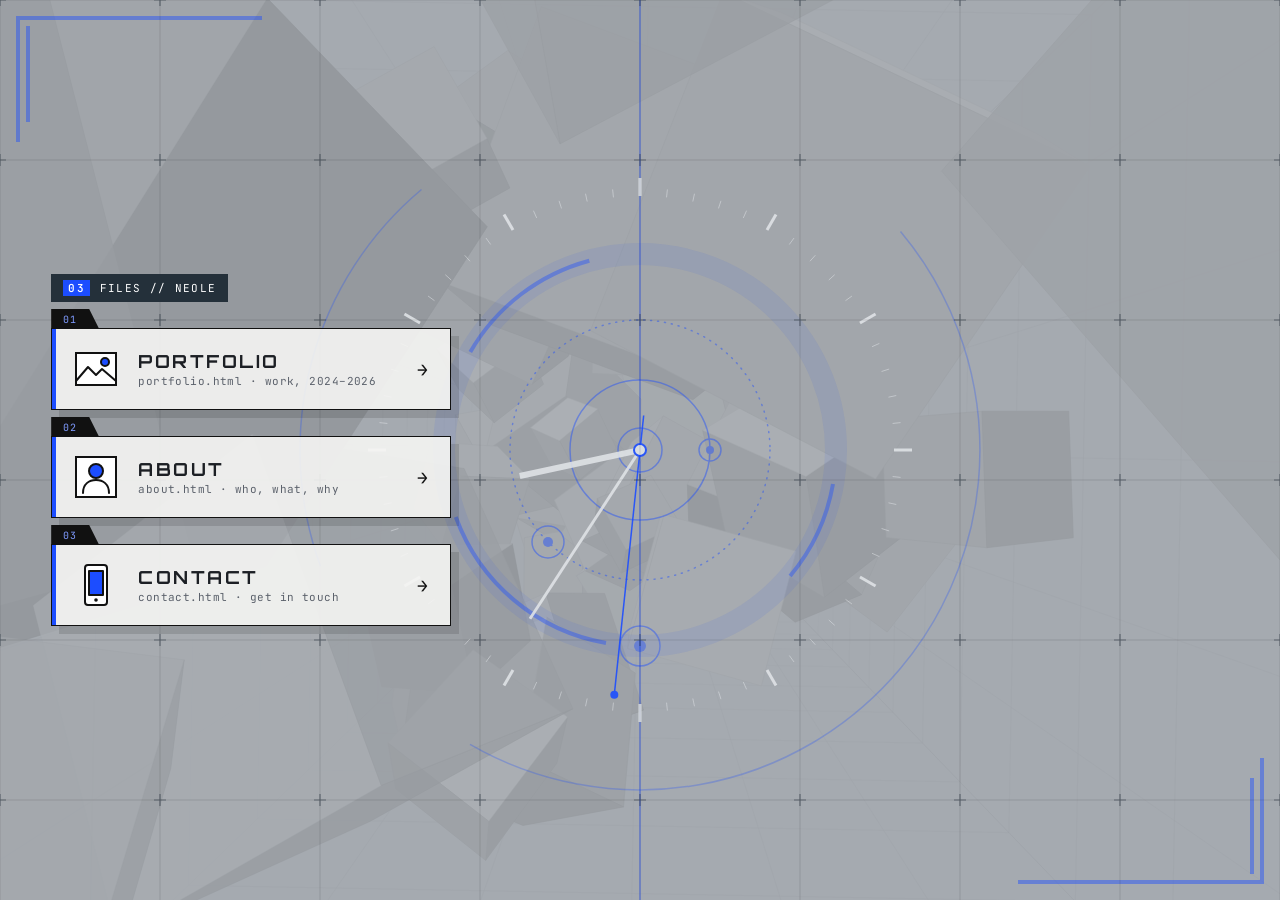
<file: index.html>
<!DOCTYPE html>
<html lang="en">
<head>
  <meta charset="UTF-8"/>
  <meta name="viewport" content="width=device-width, initial-scale=1.0"/>
  <title>Neole</title>
  <link rel="preconnect" href="https://fonts.googleapis.com">
  <link rel="preconnect" href="https://fonts.gstatic.com" crossorigin>
  <link href="https://fonts.googleapis.com/css2?family=Orbitron:wght@700;900&family=Rajdhani:wght@500;600;700&family=JetBrains+Mono:wght@400;600&display=swap" rel="stylesheet">
  <style>
    *, *::before, *::after { box-sizing: border-box; margin: 0; padding: 0; }
    html, body { width: 100%; height: 100%; overflow: hidden; font-family: 'Rajdhani', sans-serif; color: #1c1f24; }

    :root { --accent: #1c4dff; --accent-light: #7f9bff; --ink: #1c1f24; --slate: #24303a; --pale: #dfe2e6; }

    #main-root { width: 100vw; height: 100vh; position: relative; overflow: hidden; background: #a5aab0; }

    #tunnel { position: absolute; inset: 0; width: 100%; height: 100%; display: block; opacity: 0.18; }
    #grid {
      position: absolute; inset: 0; pointer-events: none;
      background: url("data:image/svg+xml,%3Csvg xmlns='http://www.w3.org/2000/svg' width='160' height='160'%3E%3Cpath d='M80 0V160M0 80H160' stroke='%23000000' stroke-opacity='0.11' stroke-width='1'/%3E%3Cpath d='M74 80H86M80 74V86' stroke='%2324303a' stroke-opacity='0.55' stroke-width='1.2'/%3E%3C/svg%3E") -80px -80px / 160px 160px;
    }

    #hud { position: absolute; inset: 0; width: 100%; height: 100%; overflow: visible; pointer-events: none; }
    .deco { opacity: 0.45; }
    .b, .t, .k, .band, .dots { fill: none; stroke: var(--accent); }
    .b { stroke-width: 4; stroke-linecap: square; }
    .t { stroke-width: 1.5; }
    .k { stroke-width: 4; }
    .faint { opacity: 0.6; }
    .band { stroke-width: 22; stroke-opacity: 0.18; }
    .dots { stroke-width: 1.5; stroke-dasharray: 1 6; stroke-linecap: round; }
    .dot { fill: var(--accent); }
    .clock { opacity: 0.9; }
    .mt, .ht { stroke: var(--pale); }
    .mt { stroke-width: 1; opacity: 0.6; }
    .ht { stroke-width: 3; }
    .hand { stroke: var(--pale); stroke-linecap: square; }
    .hh { stroke-width: 6; }
    .mh { stroke-width: 3; }
    .sh { stroke: var(--accent); stroke-width: 1.5; }
    .hub { fill: var(--pale); stroke: var(--accent); stroke-width: 2; }
    .spin { transform-box: view-box; transform-origin: 0 0; animation: spin 90s linear infinite; }
    .s1 { animation-duration: 40s; }
    .s2 { animation-duration: 70s; animation-direction: reverse; }
    @keyframes spin { to { transform: rotate(360deg); } }

    #files {
      position: absolute; z-index: 20; left: clamp(20px, 4vw, 64px); top: 50%;
      transform: translateY(-50%);
      display: flex; flex-direction: column; gap: 26px;
    }
    .files-head {
      display: inline-flex; align-items: center; gap: 10px; align-self: flex-start;
      padding: 6px 12px; background: var(--slate); color: #fff;
      font-family: 'JetBrains Mono', monospace; font-size: 11px; letter-spacing: 0.12em;
    }
    .files-head b { background: var(--accent); color: #fff; padding: 1px 5px; font-weight: 600; }
    .file {
      position: relative; display: grid; grid-template-columns: 54px 1fr auto; align-items: center; gap: 16px;
      width: min(400px, 78vw); height: 82px; padding: 0 22px 0 16px;
      background: rgba(246, 246, 243, 0.9); border: 1px solid #111;
      box-shadow: 8px 8px 0 rgba(0,0,0,0.12);
      color: var(--ink); text-decoration: none;
      transition: transform 0.18s ease-out, box-shadow 0.18s, background 0.18s;
    }
    .file::before {
      content: attr(data-tab); position: absolute; left: -1px; top: -20px; height: 20px;
      padding: 0 22px 0 12px; display: flex; align-items: center;
      background: #111; color: var(--accent-light);
      font-family: 'JetBrains Mono', monospace; font-size: 10px; letter-spacing: 0.1em;
      clip-path: polygon(0 0, calc(100% - 10px) 0, 100% 100%, 0 100%);
    }
    .file::after {
      content: ""; position: absolute; left: 0; top: 0; bottom: 0; width: 4px; background: var(--accent);
      transition: width 0.18s ease-out;
    }
    .file:hover, .file:focus-visible {
      transform: translateX(14px); background: #fff; box-shadow: 12px 12px 0 rgba(0,0,0,0.16); outline: none;
    }
    .file:hover::after, .file:focus-visible::after { width: 10px; }

    .icon { width: 44px; height: 44px; margin-left: 6px; display: block; }
    .icon .frame { fill: #fff; stroke: #111; stroke-width: 2; }
    .icon .line { fill: none; stroke: #111; stroke-width: 2; stroke-linejoin: round; stroke-linecap: round; }
    .icon .fill { fill: var(--accent); stroke: #111; stroke-width: 2; stroke-linejoin: round; }
    .icon .ink { fill: #111; }

    .name { display: flex; flex-direction: column; gap: 2px; min-width: 0; }
    .name strong { font-family: 'Orbitron', sans-serif; font-size: 18px; font-weight: 700; letter-spacing: 0.14em; }
    .name span { font-family: 'JetBrains Mono', monospace; font-size: 11px; color: #5b616b; letter-spacing: 0.04em; }
    .arrow { font-family: 'JetBrains Mono', monospace; font-size: 18px; color: #111; transition: transform 0.18s; }
    .file:hover .arrow { transform: translateX(4px); }

    @media (prefers-reduced-motion: reduce) { .spin { animation: none; } }
  </style>
</head>
<body>
  <div id="main-root">
    <canvas id="tunnel" aria-hidden="true"></canvas>
    <svg id="hud" aria-hidden="true"></svg>
    <div id="grid"></div>

    <nav id="files" aria-label="Pages">
      <div class="files-head"><b>03</b> FILES // NEOLE</div>

      <a class="file" href="./portfolio.html" data-tab="01">
        <svg class="icon" viewBox="0 0 44 44" aria-hidden="true">
          <rect class="frame" x="2" y="6" width="40" height="32" />
          <circle class="fill" cx="31" cy="15" r="4" />
          <path class="line" d="M2 34 L14 20 L22 28 L28 22 L42 34" />
        </svg>
        <span class="name"><strong>PORTFOLIO</strong><span>portfolio.html · work, 2024–2026</span></span>
        <span class="arrow" aria-hidden="true">→</span>
      </a>

      <a class="file" href="./about.html" data-tab="02">
        <svg class="icon" viewBox="0 0 44 44" aria-hidden="true">
          <rect class="frame" x="2" y="2" width="40" height="40" />
          <circle class="fill" cx="22" cy="16" r="7" />
          <path class="line" d="M9 38 C9 29 15 25 22 25 C29 25 35 29 35 38" />
        </svg>
        <span class="name"><strong>ABOUT</strong><span>about.html · who, what, why</span></span>
        <span class="arrow" aria-hidden="true">→</span>
      </a>

      <a class="file" href="./contact.html" data-tab="03">
        <svg class="icon" viewBox="0 0 44 44" aria-hidden="true">
          <rect class="frame" x="11" y="2" width="22" height="40" rx="3" />
          <rect class="fill" x="15" y="8" width="14" height="24" />
          <circle class="ink" cx="22" cy="37" r="1.8" />
        </svg>
        <span class="name"><strong>CONTACT</strong><span>contact.html · get in touch</span></span>
        <span class="arrow" aria-hidden="true">→</span>
      </a>
    </nav>
  </div>

  <script type="module">
    import { initCubeField } from './src/cubefield.js';

    initCubeField(document.getElementById('main-root'), document.getElementById('tunnel'));

    const NS = 'http://www.w3.org/2000/svg';
    const hud = document.getElementById('hud');
    const el = (tag, attrs, parent) => {
      const n = document.createElementNS(NS, tag);
      for (const k in attrs) n.setAttribute(k, attrs[k]);
      parent.append(n);
      return n;
    };
    const arc = (r, a0, a1) => {
      const p = (a) => [Math.cos(a * Math.PI / 180) * r, Math.sin(a * Math.PI / 180) * r];
      const [x0, y0] = p(a0), [x1, y1] = p(a1);
      return `M${x0.toFixed(1)} ${y0.toFixed(1)} A${r} ${r} 0 ${a1 - a0 > 180 ? 1 : 0} 1 ${x1.toFixed(1)} ${y1.toFixed(1)}`;
    };
    const polar = (deg, r) => ({ x: Math.sin(deg * Math.PI / 180) * r, y: -Math.cos(deg * Math.PI / 180) * r });

    const frame = el('g', { class: 'deco' }, hud);
    el('path', { class: 'b', d: 'M18 140 V18 H260' }, frame);
    el('line', { class: 'b', x1: 28, y1: 28, x2: 28, y2: 120 }, frame);
    const br = el('svg', { x: '100%', y: '100%', overflow: 'visible' }, frame);
    el('path', { class: 'b', d: 'M-18 -140 V-18 H-260' }, br);
    el('line', { class: 'b', x1: -28, y1: -28, x2: -28, y2: -120 }, br);
    el('line', { class: 't', x1: '50%', y1: 0, x2: '50%', y2: '100%' }, frame);

    const centre = el('svg', { x: '50%', y: '50%', overflow: 'visible' }, hud);
    const orr = el('g', { class: 'deco' }, centre);
    el('circle', { class: 't', r: 22 }, orr);
    let g = el('g', { class: 'spin s1' }, orr);
    el('circle', { class: 't', r: 70 }, g);
    el('circle', { class: 'dot', cx: 70, cy: 0, r: 4 }, g);
    el('circle', { class: 't', cx: 70, cy: 0, r: 11 }, g);
    g = el('g', { class: 'spin s2' }, orr);
    el('circle', { class: 'dots', r: 130 }, g);
    el('circle', { class: 't', cx: -92, cy: 92, r: 16 }, g);
    el('circle', { class: 'dot', cx: -92, cy: 92, r: 5 }, g);
    g = el('g', { class: 'spin' }, orr);
    el('circle', { class: 'band', r: 196 }, g);
    for (const [a, b] of [[-150, -105], [10, 40], [100, 160]]) el('path', { class: 'k', d: arc(196, a, b) }, g);
    el('circle', { class: 't', cx: 0, cy: 196, r: 20 }, g);
    el('circle', { class: 'dot', cx: 0, cy: 196, r: 6 }, g);
    el('path', { class: 't faint', d: arc(340, -40, 120) }, orr);
    el('path', { class: 't faint', d: arc(340, 160, 230) }, orr);

    const clock = el('g', { class: 'clock' }, centre);
    for (let i = 0; i < 60; i++) {
      const a = polar(i * 6, 254), b = polar(i * 6, i % 5 ? 262 : 272);
      el('line', { class: i % 5 ? 'mt' : 'ht', x1: a.x, y1: a.y, x2: b.x, y2: b.y }, clock);
    }
    const hh = el('line', { class: 'hand hh', x1: 0, y1: 0 }, clock);
    const mh = el('line', { class: 'hand mh', x1: 0, y1: 0 }, clock);
    const sh = el('line', { class: 'hand sh' }, clock);
    const sd = el('circle', { class: 'dot', r: 4 }, clock);
    el('circle', { class: 'hub', r: 6 }, clock);

    const set = (n, a) => { for (const k in a) n.setAttribute(k, a[k].toFixed ? a[k].toFixed(1) : a[k]); };
    function tick() {
      const now = new Date();
      const s = now.getSeconds(), m = now.getMinutes() + s / 60, h = (now.getHours() % 12) + m / 60;
      const H = polar(h * 30, 120), M = polar(m * 6, 200), S = polar(s * 6, 246), T = polar(s * 6 + 180, 34);
      set(hh, { x2: H.x, y2: H.y });
      set(mh, { x2: M.x, y2: M.y });
      set(sh, { x1: T.x, y1: T.y, x2: S.x, y2: S.y });
      set(sd, { cx: S.x, cy: S.y });
    }
    tick();
    setInterval(tick, 1000);
  </script>
</body>
</html>
</file>
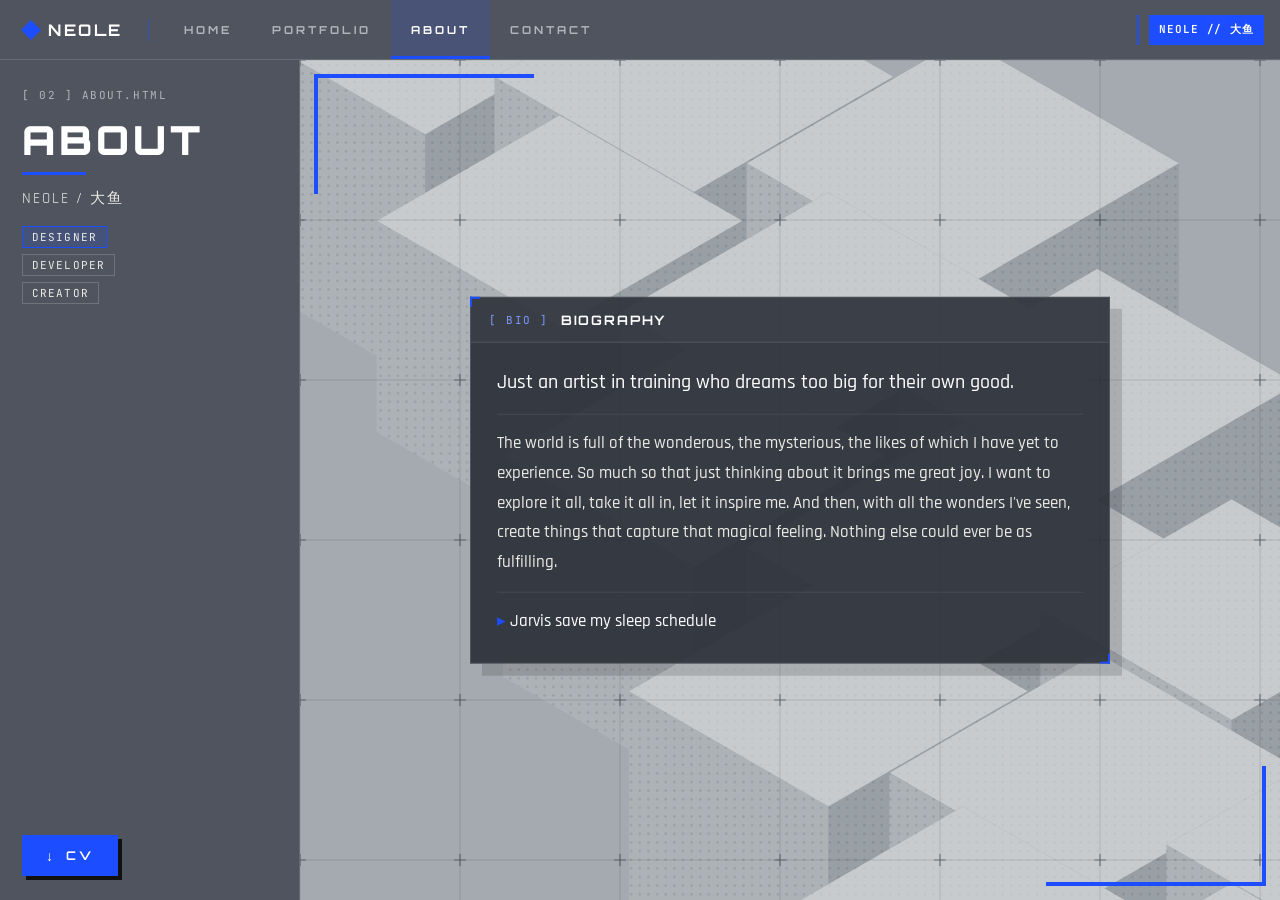
<file: about.html>
<!DOCTYPE html>
<html lang="en">
<head>
  <meta charset="UTF-8"/>
  <meta name="viewport" content="width=device-width, initial-scale=1.0"/>
  <title>About</title>
  <link rel="preconnect" href="https://fonts.googleapis.com">
  <link rel="preconnect" href="https://fonts.gstatic.com" crossorigin>
  <link href="https://fonts.googleapis.com/css2?family=Orbitron:wght@700;900&family=Rajdhani:wght@400;500;600;700&family=JetBrains+Mono:wght@400;600&display=swap" rel="stylesheet">
  <style>
    *, *::before, *::after { box-sizing: border-box; margin: 0; padding: 0; }
    html, body { width: 100%; height: 100%; overflow: hidden; font-family: 'Rajdhani', sans-serif; }

    :root {
      --accent: #1c4dff;
      --accent-soft: rgba(28, 77, 255, 0.16);
      --chrome: #4f545e;
      --work: #a5aab0;
      --pane: rgba(46, 50, 59, 0.94);
      --line: rgba(255, 255, 255, 0.13);
      --text: #ebebe6;
      --muted: #b2b5bb;
      --mx: 0; --my: 0;
    }

    #about-root { width: 100vw; height: 100vh; display: flex; flex-direction: column; background: var(--work); color: var(--text); }

    #header {
      position: relative; z-index: 20; flex-shrink: 0;
      display: flex; align-items: center; gap: 14px; height: 60px; padding: 0 16px 0 12px;
      background: var(--chrome); border-bottom: 1px solid var(--line);
    }
    .brand {
      display: flex; align-items: center; gap: 10px; padding: 0 12px; height: 44px;
      font-family: 'Orbitron', sans-serif; font-size: 16px; font-weight: 700; letter-spacing: 0.16em; color: #fff;
    }
    .brand i { width: 14px; height: 14px; background: var(--accent); transform: rotate(45deg); display: block; }
    .divider-v { width: 1px; height: 22px; background: rgba(28, 77, 255, 0.6); }
    nav.tabs { display: flex; align-items: stretch; height: 100%; }
    .nav-item {
      display: flex; align-items: center; padding: 0 20px;
      font-family: 'Orbitron', sans-serif; font-size: 11px; font-weight: 700; letter-spacing: 3px;
      color: var(--muted); text-decoration: none; transition: background 0.15s, color 0.15s;
    }
    .nav-item:hover { background: rgba(255, 255, 255, 0.08); color: #fff; }
    .nav-item.active { color: #fff; box-shadow: inset 0 -3px 0 var(--accent); background: rgba(28, 77, 255, 0.14); }
    .spacer { flex: 1; }
    .readout { display: flex; align-items: stretch; border-left: 2px solid var(--accent); padding-left: 10px; height: 30px; }
    .readout span {
      display: flex; align-items: center; padding: 0 10px; background: var(--accent); color: #fff;
      font-family: 'JetBrains Mono', monospace; font-size: 11px; font-weight: 600; letter-spacing: 0.08em;
    }

    #body { flex: 1; min-height: 0; display: flex; }

    #sidebar {
      width: 300px; flex-shrink: 0; position: relative; z-index: 10;
      background: var(--chrome); border-right: 1px solid var(--line);
      padding: 28px 22px 24px; display: flex; flex-direction: column; gap: 18px;
    }
    .side-label { font-family: 'JetBrains Mono', monospace; font-size: 11px; letter-spacing: 0.14em; color: var(--muted); }
    .about-title { font-family: 'Orbitron', sans-serif; font-size: 40px; font-weight: 900; color: #fff; letter-spacing: 4px; line-height: 1; }
    .about-title::after { content: ''; display: block; margin-top: 12px; width: 64px; height: 3px; background: var(--accent); }
    .subtitle { font-size: 15px; letter-spacing: 2px; color: var(--text); text-transform: uppercase; }
    .roles { display: flex; flex-direction: column; gap: 6px; }
    .roles span {
      align-self: flex-start; padding: 3px 9px; border: 1px solid rgba(255, 255, 255, 0.18);
      font-family: 'JetBrains Mono', monospace; font-size: 11px; letter-spacing: 0.1em; color: var(--text); text-transform: uppercase;
    }
    .roles span:first-child { border-color: var(--accent); background: var(--accent-soft); }

    .cv-wrap { position: relative; margin-top: auto; align-self: flex-start; }
    .cv-btn {
      display: inline-flex; align-items: center; gap: 10px; cursor: pointer;
      font-family: 'Orbitron', sans-serif; font-size: 12px; font-weight: 700; letter-spacing: 3px;
      color: #fff; background: var(--accent); border: none; padding: 12px 24px;
      box-shadow: 4px 4px 0 #111; transition: transform 0.1s, box-shadow 0.1s;
    }
    .cv-btn::before { content: '↓'; font-size: 14px; }
    .cv-btn:active { transform: translate(2px, 2px); box-shadow: 2px 2px 0 #111; }
    #cv-popup {
      position: absolute; bottom: calc(100% + 12px); left: 0; min-width: 220px; z-index: 50;
      background: #2e323b; border: 1px solid var(--line); border-top: 2px solid var(--accent);
      padding: 14px 18px; font-size: 14px; letter-spacing: 1px; color: var(--text); white-space: nowrap;
      opacity: 0; pointer-events: none; transform: translateY(6px); transition: opacity 0.2s, transform 0.2s;
    }
    #cv-popup.visible { opacity: 1; pointer-events: auto; transform: translateY(0); }
    #cv-popup .cv-popup-label {
      display: block; margin-bottom: 6px; font-family: 'JetBrains Mono', monospace; font-size: 10px;
      letter-spacing: 0.14em; color: var(--muted); text-transform: uppercase;
    }

    #work { position: relative; flex: 1; min-width: 0; overflow: hidden; }
    .layer {
      position: absolute; inset: -60px; width: calc(100% + 120px); height: calc(100% + 120px);
      transform: translate3d(calc(var(--mx) * var(--d) * 1px), calc(var(--my) * var(--d) * 1px), 0);
      will-change: transform; pointer-events: none;
    }
    #cubes { opacity: 0.55; }
    .face-top   { fill: #e4e6e7; stroke: rgba(0,0,0,0.08); }
    .face-left  { fill: #b4b9be; }
    .face-right { fill: #8f969d; }
    .blk { animation: float var(--t) ease-in-out var(--dl) infinite alternate; }
    @keyframes float { from { transform: translate(0, -3px); } to { transform: translate(var(--dx), 4px); } }
    #grid {
      position: absolute; inset: 0; pointer-events: none;
      background: url("data:image/svg+xml,%3Csvg xmlns='http://www.w3.org/2000/svg' width='160' height='160'%3E%3Cpath d='M80 0V160M0 80H160' stroke='%23000000' stroke-opacity='0.11' stroke-width='1'/%3E%3Cpath d='M74 80H86M80 74V86' stroke='%2324303a' stroke-opacity='0.55' stroke-width='1.2'/%3E%3C/svg%3E") -80px -80px / 160px 160px;
    }
    .bracket { position: absolute; z-index: 2; width: 220px; height: 120px; pointer-events: none; }
    .bracket.tl { top: 14px; left: 14px; border-top: 4px solid var(--accent); border-left: 4px solid var(--accent); }
    .bracket.br { bottom: 14px; right: 14px; border-bottom: 4px solid var(--accent); border-right: 4px solid var(--accent); }

    .pane {
      position: absolute; z-index: 5; top: 50%; left: 50%; transform: translate(-50%, -50%);
      width: min(640px, calc(100% - 64px)); max-height: calc(100% - 64px); display: flex; flex-direction: column;
      background: var(--pane); border: 1px solid var(--line);
      box-shadow: 12px 12px 0 rgba(0, 0, 0, 0.14);
    }
    .pane::before, .pane::after { content: ''; position: absolute; width: 10px; height: 10px; border: 0 solid var(--accent); }
    .pane::before { top: -1px; left: -1px; border-top-width: 2px; border-left-width: 2px; }
    .pane::after { bottom: -1px; right: -1px; border-bottom-width: 2px; border-right-width: 2px; }
    .pane-head {
      display: flex; align-items: center; gap: 12px; padding: 14px 18px;
      border-bottom: 1px solid var(--line); background: rgba(255, 255, 255, 0.02);
    }
    .tag { font-family: 'JetBrains Mono', monospace; font-size: 11px; letter-spacing: 0.14em; color: #7f9bff; }
    .pane-title { font-family: 'Orbitron', sans-serif; font-size: 13px; font-weight: 700; letter-spacing: 0.14em; color: #fff; }
    .bio-text { overflow-y: auto; scrollbar-width: none; min-height: 0; padding: 22px 26px 26px; font-size: 17px; font-weight: 500; line-height: 1.75; color: var(--text); }
    .bio-text::-webkit-scrollbar { display: none; }
    .bio-text p { margin-bottom: 14px; padding-bottom: 14px; border-bottom: 1px solid rgba(255, 255, 255, 0.08); }
    .bio-text p:first-child { font-size: 20px; color: #fff; }
    .bio-text p:last-child { margin: 0; padding: 0; border: none; color: #fff; }
    .bio-text p:last-child::before { content: '▸ '; color: var(--accent); }

    @keyframes fadeUp { from { opacity: 0; transform: translate(-50%, calc(-50% + 16px)); } to { opacity: 1; transform: translate(-50%, -50%); } }
    .pane { animation: fadeUp 0.4s ease both 0.1s; }

    @media (max-width: 760px) {
      #body { flex-direction: column; }
      #sidebar { width: 100%; padding: 20px; }
      .about-title { font-size: 30px; }
      .cv-wrap { margin-top: 4px; }
      .readout { display: none; }
      .nav-item { padding: 0 10px; letter-spacing: 1px; }
      .brand span { display: none; }
    }
    @media (prefers-reduced-motion: reduce) {
      .layer { transform: none; }
      .blk, .pane { animation: none; }
    }
  </style>
</head>
<body>
<div id="about-root">

  <header id="header">
    <div class="brand"><i aria-hidden="true"></i><span>NEOLE</span></div>
    <span class="divider-v" aria-hidden="true"></span>
    <nav class="tabs">
      <a class="nav-item" href="./index.html">HOME</a>
      <a class="nav-item" href="./portfolio.html">PORTFOLIO</a>
      <a class="nav-item active" href="#">ABOUT</a>
      <a class="nav-item" href="./contact.html">CONTACT</a>
    </nav>
    <div class="spacer"></div>
    <div class="readout"><span>NEOLE // 大鱼</span></div>
  </header>

  <div id="body">
    <aside id="sidebar">
      <div class="side-label">[ 02 ] ABOUT.HTML</div>
      <div>
        <div class="about-title">ABOUT</div>
        <div class="subtitle" style="margin-top:14px;">Neole / 大鱼</div>
      </div>
      <div class="roles"><span>Designer</span><span>Developer</span><span>Creator</span></div>
      <div class="cv-wrap">
        <button class="cv-btn" id="cv-btn-trigger" onclick="toggleCV(event)">CV</button>
        <div id="cv-popup">
          <span class="cv-popup-label">Curriculum Vitae</span>
          (none lol im a minor)
        </div>
      </div>
    </aside>

    <main id="work">
      <svg class="layer" id="cubes" style="--d: 14" viewBox="0 0 1600 1000" preserveAspectRatio="xMidYMid slice" aria-hidden="true">
        <defs>
          <pattern id="perf" width="9" height="9" patternUnits="userSpaceOnUse"><circle cx="4.5" cy="4.5" r="1.25" fill="rgba(0,0,0,0.22)" /></pattern>
          <pattern id="perf-light" width="9" height="9" patternUnits="userSpaceOnUse"><circle cx="4.5" cy="4.5" r="1.1" fill="rgba(0,0,0,0.1)" /></pattern>
        </defs>
        <g class="stack"></g>
      </svg>
      <div id="grid"></div>
      <div class="bracket tl" aria-hidden="true"></div>
      <div class="bracket br" aria-hidden="true"></div>

      <section class="pane">
        <div class="pane-head"><span class="tag">[ BIO ]</span><span class="pane-title">BIOGRAPHY</span></div>
        <div class="bio-text">
          <p>Just an artist in training who dreams too big for their own good.</p>
          <p>The world is full of the wonderous, the mysterious, the likes of which I have yet to experience. So much so that just thinking about it brings me great joy. I want to explore it all, take it all in, let it inspire me. And then, with all the wonders I've seen, create things that capture that magical feeling. Nothing else could ever be as fulfilling.</p>
          <p>Jarvis save my sleep schedule</p>
        </div>
      </section>
    </main>
  </div>
</div>

<script>
(function() {
  var COLORS = ['#1c4dff','#2e323b','#4f545e','#1c4dff','#111'];
  function spawnDiamonds(originX, originY, cb) {
    var COUNT = 28;
    var container = document.createElement('div');
    container.style.cssText = 'position:fixed;inset:0;pointer-events:none;z-index:9999;overflow:hidden;';
    document.body.appendChild(container);
    var done = 0;
    for (var i = 0; i < COUNT; i++) {
      (function() {
        var d = document.createElement('div');
        var size  = 18 + Math.random()*52, angle = Math.random()*360;
        var dist  = 80 + Math.random()*Math.max(window.innerWidth,window.innerHeight)*0.9;
        var tx    = Math.cos(angle*Math.PI/180)*dist, ty = Math.sin(angle*Math.PI/180)*dist;
        var rot   = Math.random()*360, delay = Math.random()*120, dur = 320+Math.random()*200;
        var col   = COLORS[Math.floor(Math.random()*COLORS.length)];
        d.style.cssText = [
          'position:absolute','left:'+(originX-size/2)+'px','top:'+(originY-size/2)+'px',
          'width:'+size+'px','height:'+size+'px','background:'+col,
          'clip-path:polygon(50% 0%,100% 50%,50% 100%,0% 50%)','opacity:1',
          'transform:translate(0,0) rotate('+rot+'deg) scale(1)',
          'transition:transform '+dur+'ms cubic-bezier(.2,.8,.4,1) '+delay+'ms,'+
            'opacity '+(dur*0.6)+'ms ease '+(delay+dur*0.4)+'ms'
        ].join(';');
        container.appendChild(d);
        requestAnimationFrame(function(){ requestAnimationFrame(function(){
          d.style.transform='translate('+tx+'px,'+ty+'px) rotate('+(rot+180)+'deg) scale(0.1)';
          d.style.opacity='0';
        });});
        (function(total){ setTimeout(function(){ done++; if(done===COUNT){container.remove();if(cb)cb();} }, total); })(dur+delay+50);
      })();
    }
  }
  document.querySelectorAll('.nav-item').forEach(function(link) {
    link.addEventListener('click', function(e) {
      var href = this.getAttribute('href');
      if (!href || href === '#') return;
      e.preventDefault();
      var rect = this.getBoundingClientRect();
      spawnDiamonds(rect.left+rect.width/2, rect.top+rect.height/2, function() { window.location.href = href; });
    });
  });

  var c30 = Math.cos(Math.PI / 6), NS = 'http://www.w3.org/2000/svg';
  var blocks = [
    [420, -120, 260], [700, -40, 240], [980, 40, 260], [560, 120, 220],
    [840, 200, 250], [1120, 280, 240], [700, 360, 230], [980, 440, 260],
    [1260, 520, 230], [840, 600, 240], [1120, 680, 250], [1400, 760, 240],
    [980, 840, 220], [1260, 920, 240]
  ];
  var stack = document.querySelector('#cubes .stack');
  blocks.forEach(function(b, i) {
    var x = b[0], y = b[1], s = b[2], w = s * c30, h = s / 2;
    var faces = [
      ['face-left',  'M'+(x-w)+' '+(y+h)+' L'+x+' '+(y+2*h)+' L'+x+' '+(y+2*h+s)+' L'+(x-w)+' '+(y+h+s)+'Z', 'perf'],
      ['face-right', 'M'+(x+w)+' '+(y+h)+' L'+x+' '+(y+2*h)+' L'+x+' '+(y+2*h+s)+' L'+(x+w)+' '+(y+h+s)+'Z', 'perf'],
      ['face-top',   'M'+x+' '+y+' L'+(x+w)+' '+(y+h)+' L'+x+' '+(y+2*h)+' L'+(x-w)+' '+(y+h)+'Z', 'perf-light']
    ];
    var g = document.createElementNS(NS, 'g');
    g.setAttribute('class', 'blk');
    g.style.setProperty('--t', (6 + (i % 5) * 1.3) + 's');
    g.style.setProperty('--dl', (-i * 0.9) + 's');
    g.style.setProperty('--dx', ((i % 3) - 1) + 'px');
    faces.forEach(function(f) {
      var p = document.createElementNS(NS, 'path'); p.setAttribute('d', f[1]); p.setAttribute('class', f[0]);
      var d = document.createElementNS(NS, 'path'); d.setAttribute('d', f[1]); d.setAttribute('fill', 'url(#' + f[2] + ')');
      g.appendChild(p); g.appendChild(d);
    });
    stack.appendChild(g);
  });

  if (!matchMedia('(prefers-reduced-motion: reduce)').matches) {
    var root = document.documentElement, tx = 0, ty = 0, x = 0, y = 0, raf = 0;
    var step = function() {
      x += (tx - x) * 0.08; y += (ty - y) * 0.08;
      root.style.setProperty('--mx', x.toFixed(4)); root.style.setProperty('--my', y.toFixed(4));
      raf = Math.abs(tx - x) + Math.abs(ty - y) > 0.001 ? requestAnimationFrame(step) : 0;
    };
    addEventListener('pointermove', function(e) {
      tx = (e.clientX / innerWidth) * 2 - 1; ty = (e.clientY / innerHeight) * 2 - 1;
      if (!raf) raf = requestAnimationFrame(step);
    }, { passive: true });
  }
})();

function toggleCV(e) {
  e.stopPropagation();
  document.getElementById('cv-popup').classList.toggle('visible');
}
document.addEventListener('click', function() {
  var popup = document.getElementById('cv-popup');
  if (popup) popup.classList.remove('visible');
});
</script>
</body>
</html>
</file>
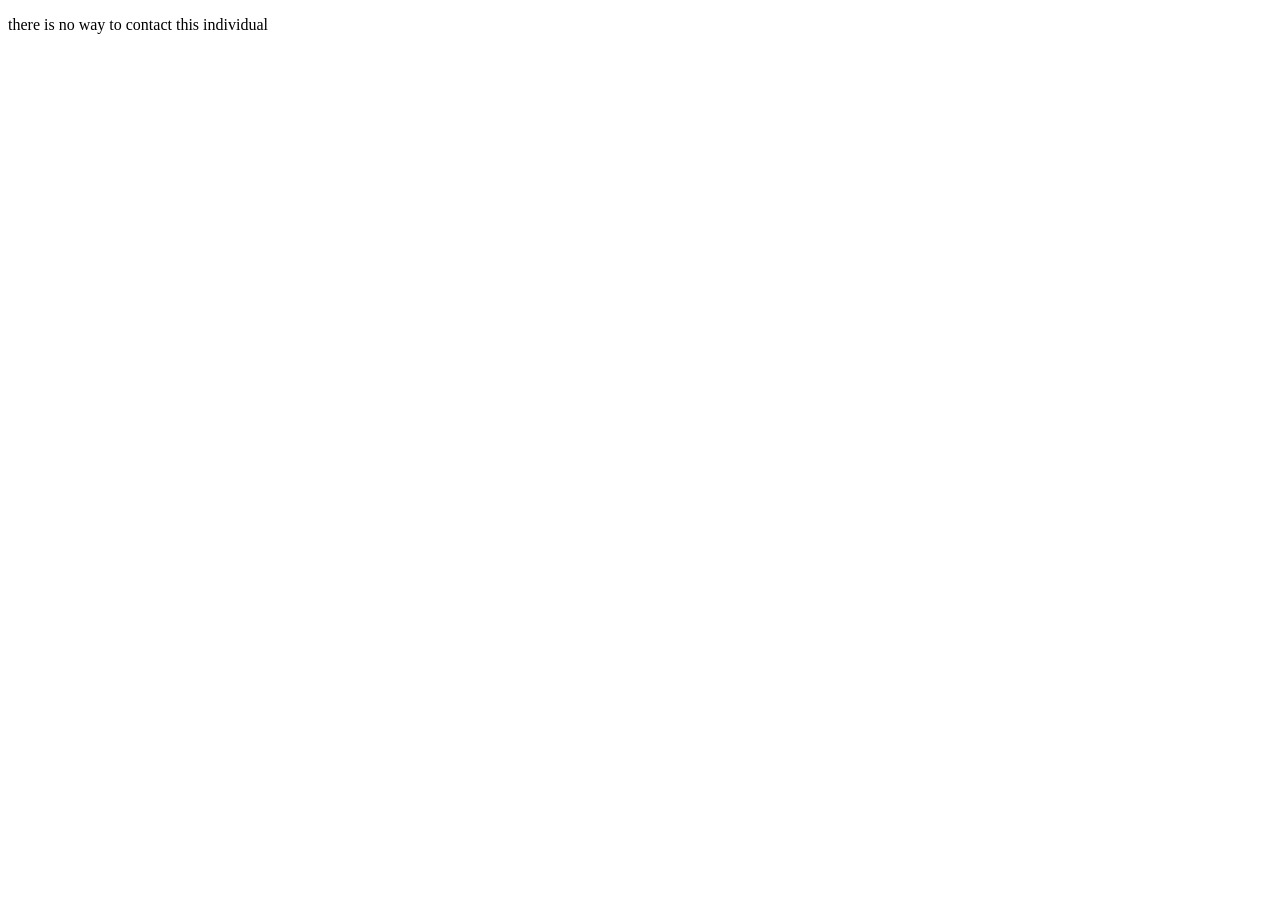
<file: contact.html>
<!DOCTYPE html>
<html lang="en">
<head>
  <meta charset="UTF-8">
  <meta name="viewport" content="width=device-width, initial-scale=1.0">
  <title>Contact</title>
</head>
<body>
  <p>there is no way to contact this individual</p>
</body>
</html>
</file>
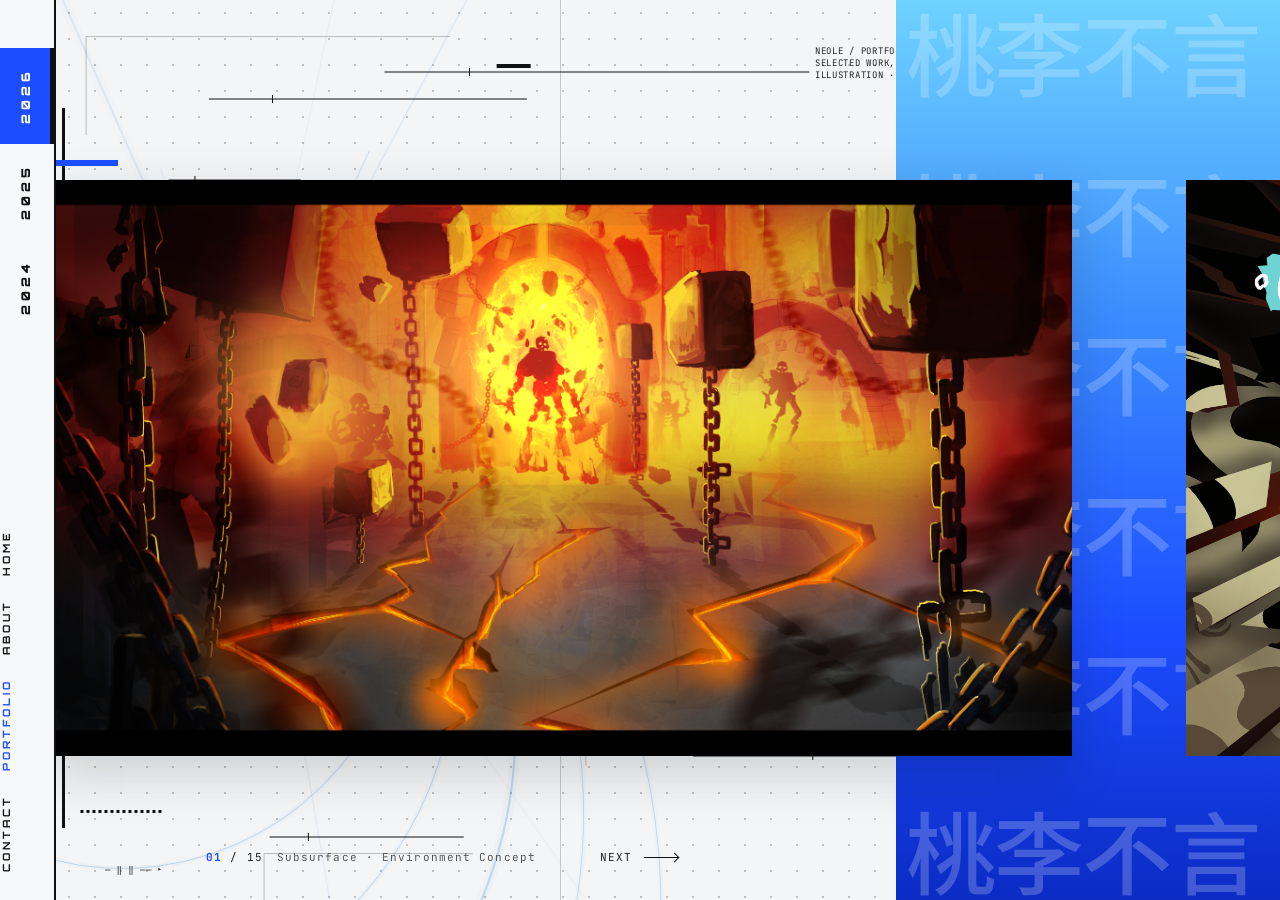
<file: portfolio.html>
<!DOCTYPE html>
<html lang="en">
<head>
  <meta charset="UTF-8"/>
  <meta name="viewport" content="width=device-width, initial-scale=1.0"/>
  <title>Portfolio</title>
  <link rel="preconnect" href="https://fonts.googleapis.com">
  <link rel="preconnect" href="https://fonts.gstatic.com" crossorigin>
  <link href="https://fonts.googleapis.com/css2?family=Albert+Sans:wght@300;400;500;600;800&family=Orbitron:wght@700;900&family=Noto+Sans+SC:wght@500&family=JetBrains+Mono:wght@400;600&display=swap" rel="stylesheet">
  <style>
    *, *::before, *::after { box-sizing: border-box; margin: 0; padding: 0; }
    html, body { width: 100%; height: 100%; overflow: hidden; font-family: 'Albert Sans', sans-serif; color: #111; background: #f4f5f6; }

    :root { --blue: #1c4dff; --sky: #2f8cff; --paper: #f4f5f6; --ink: #111; }

    #root { display: flex; width: 100vw; height: 100vh; }

    .dots {
      background-color: var(--paper);
      background-image: radial-gradient(circle, rgba(0, 0, 0, 0.22) 1px, transparent 1.2px);
      background-size: 26px 26px;
    }

    #sidebar {
      position: relative; z-index: 30; flex-shrink: 0; width: 56px; height: 100%;
      display: flex; flex-direction: column; justify-content: space-between;
      padding: 48px 0 16px; background: #f7f8fa; border-right: 2px solid var(--ink);
    }
    .years { display: flex; flex-direction: column; }
    .year-tab {
      writing-mode: vertical-rl; transform: rotate(180deg);
      width: 100%; padding: 20px 0; border: none; border-left: 4px solid transparent; background: transparent; cursor: pointer;
      font-family: 'Orbitron', sans-serif; font-size: 12px; font-weight: 900; letter-spacing: 4px; color: #111;
      transition: background 0.15s, color 0.15s;
    }
    .year-tab:hover { background: #e4e8f5; }
    .year-tab.active { background: var(--blue); color: #fff; border-left-color: #111; }
    .side-nav { display: flex; flex-direction: column; align-items: center; width: 100%; }
    .side-link {
      writing-mode: vertical-rl; transform: rotate(180deg);
      padding: 12px 0; width: 100%; text-align: center; text-decoration: none;
      font-family: 'Orbitron', sans-serif; font-size: 10px; font-weight: 700; letter-spacing: 3px; color: #111;
      transition: background 0.15s, color 0.15s;
    }
    .side-link:hover { background: #111; color: #fff; }
    .side-link.active { color: var(--blue); cursor: default; }
    .side-link.active:hover { background: transparent; }

    #stage { position: relative; flex: 1; min-width: 0; overflow: hidden; }
    #fan { position: absolute; left: 0; top: 0; width: 60%; height: 100%; pointer-events: none; }
    #hud { position: absolute; inset: 0; width: 100%; height: 100%; pointer-events: none; }
    #hud .h { stroke: #111; stroke-width: 1; }
    #hud .hf { stroke: #111; stroke-width: 1; opacity: 0.25; }
    #hud .bar { fill: #111; }
    #hud text { font-family: 'JetBrains Mono', monospace; font-size: 9px; letter-spacing: 0.08em; fill: #222; }
    #hud .blink { animation: blink 2.6s steps(2, jump-none) infinite; }
    @keyframes blink { 0%, 55% { opacity: 1; } 56%, 100% { opacity: 0.15; } }
    .hairline { position: absolute; left: calc((100% - min(500px, 30vw)) * 0.6); top: 0; bottom: 0; width: 1px; background: rgba(0, 0, 0, 0.18); }


    #track { position: absolute; left: 0; right: 0; top: 52%; height: min(64vh, 600px); transform: translateY(-50%); z-index: 4; touch-action: pan-y; }
    .card { position: absolute; top: 0; height: 100%; overflow: hidden; cursor: pointer; background: #dfe3ea; }
    .card img { position: absolute; top: 0; left: 50%; height: 100%; width: auto; max-width: none; transform: translateX(-50%); display: block; pointer-events: none; user-select: none; }
    .card.current { cursor: zoom-in; box-shadow: 0 18px 50px rgba(0, 0, 0, 0.16); }
    #bracket { position: absolute; z-index: 6; width: 90px; height: 200px; border-left: 6px solid var(--blue); border-top: 6px solid var(--blue); pointer-events: none; }


    #next {
      position: absolute; left: calc((100% - min(500px, 30vw)) * 0.6); bottom: 36px; transform: translateX(40px);
      display: flex; align-items: center; gap: 12px; border: none; background: none; cursor: pointer;
      font-family: 'JetBrains Mono', monospace; font-size: 11px; letter-spacing: 0.1em; color: #222;
    }
    #next i { display: block; width: 34px; height: 1px; background: #111; position: relative; transition: width 0.2s; }
    #next i::after { content: ''; position: absolute; right: 0; top: -3px; width: 7px; height: 7px; border-top: 1px solid #111; border-right: 1px solid #111; transform: rotate(45deg); }
    #next:hover i { width: 52px; }
    #index { position: absolute; left: calc((100% - min(500px, 30vw)) * 0.6); bottom: 36px; transform: translateX(calc(-100% - 24px)); white-space: nowrap; font-family: 'JetBrains Mono', monospace; font-size: 11px; letter-spacing: 0.1em; color: #222; }
    #index b { color: var(--blue); }
    #index span { margin-left: 14px; color: #555; }

    #panel {
      position: absolute; right: 0; top: 0; bottom: 0; width: min(500px, 30vw); z-index: 1; pointer-events: none;
      background: linear-gradient(180deg, #6fd2ff 0%, #3b8dff 35%, #1c4dff 70%, #0b2bc4 100%);
    }
    .hanzi { position: absolute; right: 0; top: 0; bottom: 0; width: min(500px, 30vw); z-index: 2; display: flex; flex-direction: column; justify-content: space-between; padding: 6px 0 6px 10px; pointer-events: none; }
    .hanzi span { display: block; white-space: nowrap; font-family: 'Noto Sans SC', sans-serif; font-weight: 500; line-height: 1; letter-spacing: -0.02em; color: rgba(255, 255, 255, 0.22); }


    #lightbox { position: fixed; inset: 0; z-index: 100; display: none; align-items: center; justify-content: center; background: rgba(244, 245, 246, 0.97); cursor: zoom-out; }
    #lightbox.open { display: flex; }
    #lightbox img { max-width: 88vw; max-height: 86vh; object-fit: contain; box-shadow: 0 20px 60px rgba(0, 0, 0, 0.18); }
    #lightbox::before { content: ''; position: absolute; left: 32px; top: 32px; width: 90px; height: 90px; border-left: 6px solid var(--blue); border-top: 6px solid var(--blue); }
    .lb-arrow { position: absolute; top: 50%; transform: translateY(-50%); width: 54px; height: 54px; border: 2px solid #111; background: #fff; font-size: 30px; line-height: 1; cursor: pointer; }
    .lb-arrow:hover { background: var(--blue); border-color: var(--blue); color: #fff; }
    #lb-prev { left: 28px; }
    #lb-next { right: 28px; }
    #lightbox p { position: absolute; left: 50%; bottom: 28px; transform: translateX(-50%); font-family: 'JetBrains Mono', monospace; font-size: 12px; color: #333; }

    @media (max-width: 900px) {
      html, body { overflow: auto; }
      #root { flex-direction: column; height: auto; min-height: 100vh; }
      #sidebar { width: 100%; height: auto; flex-direction: row; align-items: center; padding: 14px 16px; border-right: none; border-bottom: 3px solid var(--ink); gap: 14px; }
      .years, .side-nav { flex-direction: row; width: auto; }
      .year-tab, .side-link { writing-mode: horizontal-tb; transform: none; width: auto; padding: 10px 12px; border-left: none; border-bottom: 4px solid transparent; }
      .year-tab.active { border-bottom-color: #111; }
      #stage { height: 86vh; }
      #fan { width: 100%; }
      #track { height: 46vh; }
      #next, #index { left: 50%; }
      .hairline { left: 50%; }
      #panel, .hanzi { width: 40vw; }
    }
    @media (prefers-reduced-motion: reduce) {
      #hud .blink { animation: none; }
    }
  </style>
</head>
<body>
<div id="root">

  <aside id="sidebar">
    <nav class="years" id="years" aria-label="Years"></nav>
    <nav class="side-nav" aria-label="Pages">
      <a class="side-link" href="./index.html">HOME</a>
      <a class="side-link" href="./about.html">ABOUT</a>
      <a class="side-link active" aria-current="page">PORTFOLIO</a>
      <a class="side-link" href="./contact.html">CONTACT</a>
    </nav>
  </aside>

  <main id="stage" class="dots">
    <div id="panel" aria-hidden="true"></div>
    <canvas id="fan" aria-hidden="true"></canvas>


    <svg id="hud" aria-hidden="true"></svg>
    <div class="hairline" aria-hidden="true"></div>

    <div id="track" role="list" aria-label="Works"></div>
    <div id="bracket" aria-hidden="true"></div>

    <div class="hanzi" id="hanzi" aria-hidden="true">
      <span>桃李不言</span><span>桃李不言</span><span>桃李不言</span>
      <span>桃李不言</span><span>桃李不言</span><span>桃李不言</span>
    </div>

    <div id="index"></div>
    <button id="next" aria-label="Next work">NEXT <i></i></button>
  </main>

</div>

<div id="lightbox" role="dialog" aria-label="Full size image"><button class="lb-arrow" id="lb-prev" aria-label="Previous image">‹</button><img id="lb-img" alt=""><button class="lb-arrow" id="lb-next" aria-label="Next image">›</button><p id="lb-cap"></p></div>

<script type="module">
  const P = './assets/images/portfolio/';
  const WORKS = {
    2026: [
      ['Subsurface', 'Environment Concept', ['2026/subsurface-magma final.png']],
      ['Game Shot UI', 'Game Design Concept, UI Shot', ['2026/Game Shot UI.png']],
      ['Fish Pencil', 'Seafood Market, China', ['2026/fish_pencil.jpg']],
      ['Venice', 'Watercolour', ['2026/Venice.jpg']],
      ['Dragon Break-in', 'Unfinished Environmental Concept', ['2026/dragon.png']],
      ['Machine Doll', 'Character Concept', ['2026/hydraulics-robot-guard.jpg']],
      ['Witch Bones', 'Character Design', ['2026/T2 final render 1.png']],
      ['Mirror Door', 'Blender 3D Environment Concept', ['2026/mirror door 1.png']],
      ['Energy Plant', 'Environment Concept', ['2026/energy plant v2.png']],
      ['Environmental Sketch', 'Concept Art', ['2026/Environmental sketch.png']],
      ['VISCOM Term 3', 'Environmental Art Practice', ['2026/VISCOM Term3 Week 1.png']],
      ['Hard Machinery', 'Industrial Sketches', ['2026/hard machinery sketch.png']],
      ['Frankenstein', 'Concept Storyboard, Mary Shelley', ['2026/frankenstein.jpg']],
      ['Assemblage', 'Mixed Media', ['2026/assemblage00.jpeg', '2026/assemblage01.jpeg', '2026/assemblage02.jpeg']],
      ['Watchmaker', 'Character Concept', ['2026/Watchmaker part 2.png']],
    ],
    2025: [
      ['Crow', 'Illustration', ['2025/crow.jpeg']],
      ['Dove, Charity', 'Illustration', ['2025/dove_02.jpg']],
      ['Camera Shots', 'VISCOM Exercise', ['2025/VISCOM Week3 In-Class (2).png']],
      ['Movie Compositions', 'VISCOM Exercise', ['2025/viscom W1 movie comp 3.png']],
      ['Value Study', 'VISCOM Black and White Value Study', ['2025/bw 2.png']],
      ['Airplane', 'VISCOM Week 8', ['2025/Week8 airplane.png']],
      ['Enchanted Forest', 'Winter Formal Poster', ['2025/WF_enchanted_forest.png']],
      ['Glucose Molecule', '3D Render', ['2025/C6H12O6 - H2O IMF.png']],
    ],
    2024: [
      ['River', 'Acrylic', ['2024/river.jpeg']],
      ['White Rock', 'Acrylic', ['2024/white_rock.jpeg']],
    ],
  };

  const data = {};
  for (const [year, list] of Object.entries(WORKS)) {
    data[year] = list.map(([title, sub, files]) => {
      const images = files.map((f) => P + f);
      return { title, sub, year, images, src: images[0], aspect: 0.75 };
    });
  }
  const years = Object.keys(data).sort((a, b) => b - a);
  const $ = (id) => document.getElementById(id);
  let year = years[0], idx = 0;

  function renderYears() {
    $('years').innerHTML = '';
    for (const y of years) {
      const btn = document.createElement('button');
      btn.className = 'year-tab' + (y === year ? ' active' : '');
      btn.textContent = y;
      btn.onclick = () => { if (y !== year) { year = y; idx = 0; renderYears(); buildTrack(); show(); } };
      $('years').append(btn);
    }
  }

  const NARROW = 160, GAP = 14, AIR = 100;
  const still = matchMedia('(prefers-reduced-motion: reduce)').matches;
  let pos = 0, target = 0, cards = [], snapTimer = 0;

  function buildTrack() {
    const track = $('track');
    track.innerHTML = '';
    cards = data[year].map((w, i) => {
      const c = document.createElement('div');
      c.className = 'card';
      c.setAttribute('role', 'listitem');
      c.title = w.title;
      c.innerHTML = `<img alt="" draggable="false" decoding="async">`;
      const img = c.firstChild;
      img.alt = w.title;
      img.onload = () => { if (img.naturalHeight) { w.aspect = img.naturalWidth / img.naturalHeight; layout(); } };
      img.src = w.src;
      c.onclick = () => {
        if (i === idx && Math.abs(pos - i) < 0.05) openLightbox();
        else goTo(i);
      };
      track.append(c);
      return c;
    });
    pos = target = 0;
    layout();
  }

  function layout() {
    const track = $('track'), H = track.clientHeight, W = $('stage').clientWidth;
    const anchorX = (W - $('panel').clientWidth) * 0.6;
    const list = data[year];
    const weight = list.map((w, i) => {
      const d = Math.min(1, Math.abs(i - pos));
      return 1 - d * d * (3 - 2 * d);
    });
    const widths = list.map((w, i) => NARROW + Math.max(0, H * w.aspect - NARROW) * weight[i]);
    const centres = [];
    let x = 0;
    widths.forEach((wd, i) => {
      x += AIR * weight[i];
      centres.push(x + wd / 2);
      x += wd + AIR * weight[i] + GAP;
    });
    const lo = Math.floor(pos), hi = Math.min(list.length - 1, lo + 1), f = pos - lo;
    const anchor = centres[lo] + (centres[hi] - centres[lo]) * f;
    const shift = anchorX - anchor;
    cards.forEach((c, i) => {
      c.style.width = widths[i] + 'px';
      c.style.left = (centres[i] - widths[i] / 2 + shift) + 'px';
      c.classList.toggle('current', i === idx);
    });
    const cur = cards[idx];
    if (cur) {
      const br = $('bracket'), tr = track.getBoundingClientRect(), st = $('stage').getBoundingClientRect();
      br.style.left = (parseFloat(cur.style.left) - 20) + 'px';
      br.style.top = (tr.top - st.top - 20) + 'px';
    }
  }

  function setIdx(i) {
    if (i === idx) return;
    idx = i;
    show();
  }

  function show() {
    const list = data[year], w = list[idx];
    $('index').innerHTML = `<b>${String(idx + 1).padStart(2, '0')}</b> / ${String(list.length).padStart(2, '0')}<span>${w.title} · ${w.sub}</span>`;
  }

  function goTo(i) {
    const n = data[year].length;
    target = Math.max(0, Math.min(n - 1, i));
    setIdx(Math.round(target));
    if (still) { pos = target; layout(); }
  }

  function tick() {
    const d = target - pos;
    pos = Math.abs(d) < 0.001 ? target : pos + d * 0.14;
    setIdx(Math.round(pos));
    layout();
    requestAnimationFrame(tick);
  }

  $('stage').addEventListener('wheel', (e) => {
    e.preventDefault();
    const n = data[year].length;
    const delta = Math.abs(e.deltaX) > Math.abs(e.deltaY) ? e.deltaX : e.deltaY;
    target = Math.max(0, Math.min(n - 1, target + delta * 0.004));
    setIdx(Math.round(target));
    clearTimeout(snapTimer);
    snapTimer = setTimeout(() => { target = Math.round(target); }, 160);
    if (still) { pos = Math.round(target); layout(); }
  }, { passive: false });

  let drag = null;
  $('track').addEventListener('pointerdown', (e) => { drag = { x: e.clientX, t: target, moved: false }; });
  addEventListener('pointermove', (e) => {
    if (!drag) return;
    const dx = e.clientX - drag.x;
    if (Math.abs(dx) > 6) drag.moved = true;
    const n = data[year].length;
    target = Math.max(0, Math.min(n - 1, drag.t - dx / 140));
    setIdx(Math.round(target));
  });
  addEventListener('pointerup', () => {
    if (!drag) return;
    const moved = drag.moved;
    drag = null;
    target = Math.round(target);
    if (moved) { const c = (e) => { e.stopPropagation(); removeEventListener('click', c, true); }; addEventListener('click', c, true); setTimeout(() => removeEventListener('click', c, true), 0); }
  });
  new ResizeObserver(() => layout()).observe($('stage'));

  let lbIndex = 0;
  function lbShow() {
    const w = data[year][idx], n = w.images.length;
    $('lb-img').src = w.images[lbIndex];
    $('lb-cap').textContent = `${w.title} · ${w.sub} · ${w.year}` + (n > 1 ? ` · ${lbIndex + 1} / ${n}` : '');
    $('lb-prev').hidden = $('lb-next').hidden = n < 2;
  }
  function openLightbox() {
    lbIndex = 0;
    lbShow();
    $('lightbox').classList.add('open');
  }
  const lbStep = (d) => { const n = data[year][idx].images.length; lbIndex = (lbIndex + d + n) % n; lbShow(); };
  $('lb-prev').onclick = (e) => { e.stopPropagation(); lbStep(-1); };
  $('lb-next').onclick = (e) => { e.stopPropagation(); lbStep(1); };

  const step = (d) => { const n = data[year].length; goTo((Math.round(target) + d + n) % n); };
  $('next').onclick = () => step(1);
  $('lightbox').onclick = () => $('lightbox').classList.remove('open');
  addEventListener('keydown', (e) => {
    if (e.key === 'Escape') $('lightbox').classList.remove('open');
    const lb = $('lightbox').classList.contains('open');
    if (e.key === 'ArrowRight' || e.key === 'ArrowDown') lb ? lbStep(1) : step(1);
    if (e.key === 'ArrowLeft' || e.key === 'ArrowUp') lb ? lbStep(-1) : step(-1);
  });

  function fitHanzi() {
    const panel = $('hanzi'), rows = panel.children;
    const h = panel.clientHeight - 12, w = panel.clientWidth - 14;
    const size = Math.min(h / 6, w / 4.1);
    for (const r of rows) r.style.fontSize = size + 'px';
  }
  new ResizeObserver(fitHanzi).observe($('hanzi'));
  fitHanzi();

  function buildHud() {
    const NS = 'http://www.w3.org/2000/svg', hud = $('hud');
    const W = hud.clientWidth, H = hud.clientHeight;
    hud.innerHTML = '';
    const add = (tag, a) => { const n = document.createElementNS(NS, tag); for (const k in a) n.setAttribute(k, a[k]); hud.append(n); return n; };
    let s = 31;
    const r = () => ((s = (s * 9301 + 49297) % 233280) / 233280);
    for (const y of [0.08, 0.11, 0.2, 0.66, 0.84, 0.93]) {
      const x = r() * W * 0.6, len = 120 + r() * W * 0.4;
      add('line', { class: 'h', x1: x, y1: H * y, x2: x + len, y2: H * y });
      add('line', { class: 'h', x1: x + len * 0.2, y1: H * y - 4, x2: x + len * 0.2, y2: H * y + 4 });
    }
    for (let i = 0; i < 9; i++) {
      const y = r() * H, x = r() * W;
      add('line', { class: 'hf', x1: x, y1: y, x2: Math.min(W, x + 80 + r() * 360), y2: y });
      add('line', { class: 'hf', x1: x, y1: y, x2: x, y2: y + 20 + r() * 80 });
    }
    add('rect', { class: 'bar', x: 0, y: H * 0.55, width: W * 0.26, height: 22 });
    add('rect', { class: 'bar', x: W * 0.3, y: H * 0.55 + 6, width: 60, height: 8 });
    add('rect', { class: 'bar', x: 18, y: H * 0.47, width: 140, height: 5 });
    add('rect', { class: 'bar', x: 18, y: H * 0.47 + 10, width: 70, height: 3 });
    add('rect', { class: 'bar blink', x: W * 0.36, y: H * 0.08 - 8, width: 34, height: 4 });
    add('rect', { class: 'bar', x: 6, y: H * 0.12, width: 3, height: H * 0.18 });
    add('rect', { class: 'bar', x: 6, y: H * 0.7, width: 3, height: H * 0.22 });
    const notes = [
      [W * 0.62, H * 0.06, 'NEOLE / PORTFOLIO INDEX'],
      [W * 0.62, H * 0.06 + 12, 'SELECTED WORK, 2024–2026'],
      [W * 0.62, H * 0.06 + 24, 'ILLUSTRATION · CONCEPT · 3D'],
      [W * 0.04, H * 0.53, 'SEQ_A / 01'],
      [W * 0.82, H * 0.9, 'COORD 49.28N 123.12W'],
      [W * 0.04, H * 0.97, '— ‖ ‖ —— ▸'],
    ];
    for (const [x, y, t] of notes) { const n = add('text', { x, y }); n.textContent = t; }
    for (let i = 0; i < 14; i++) add('rect', { class: 'bar', x: W * 0.02 + i * 6, y: H * 0.9, width: 3, height: 3 });
  }
  new ResizeObserver(buildHud).observe($('stage'));

  (function fan() {
    const cv = $('fan'), ctx = cv.getContext('2d');
    const still = matchMedia('(prefers-reduced-motion: reduce)').matches;
    let w = 0, h = 0, dpr = 1;
    let s = 77;
    const r = () => ((s = (s * 9301 + 49297) % 233280) / 233280);
    const rays = Array.from({ length: 15 }, () => ({ a: r() * Math.PI * 2, len: 0.25 + r() * 1.1, w: r() < 0.12 ? 2.2 : 0.7, o: 0.15 + r() * 0.6 }));
    const resize = () => {
      dpr = Math.min(devicePixelRatio || 1, 2);
      w = cv.clientWidth; h = cv.clientHeight;
      cv.width = Math.round(w * dpr); cv.height = Math.round(h * dpr);
      if (still) draw(0);
    };
    function glowStroke(alpha, width) {
      ctx.lineWidth = width * 5; ctx.strokeStyle = `rgba(30,122,214,${alpha * 0.07})`; ctx.stroke();
      ctx.lineWidth = width; ctx.strokeStyle = `rgba(30,122,214,${alpha * 0.6})`; ctx.stroke();
    }
    function draw(t) {
      ctx.setTransform(dpr, 0, 0, dpr, 0, 0);
      ctx.clearRect(0, 0, w, h);
      const hub = { x: w * 0.26, y: h * 0.46 };
      const near = { x: -w * 0.15, y: h * 1.05 };
      const R = Math.hypot(w, h);
      ctx.lineCap = 'round';
      for (const ray of rays) {
        const a = ray.a + Math.sin(t * 0.05) * 0.03;
        ctx.beginPath();
        ctx.moveTo(hub.x + Math.cos(a) * 14, hub.y + Math.sin(a) * 14);
        ctx.lineTo(hub.x + Math.cos(a) * R * ray.len * 0.6, hub.y + Math.sin(a) * R * ray.len * 0.6);
        glowStroke(ray.o * 0.55, ray.w);
      }
      const N = 11, flow = (t * 0.08) % 1;
      for (let i = 0; i < N; i++) {
        const k = (i + flow) / N;
        const e = Math.pow(k, 2.2);
        const cx = hub.x + (near.x - hub.x) * e, cy = hub.y + (near.y - hub.y) * e;
        const rad = 6 + e * R * 0.62;
        ctx.beginPath();
        ctx.ellipse(cx, cy, rad, rad * 0.94, -0.5, 0, Math.PI * 2);
        const fade = Math.min(1, k * 4) * (1 - k * 0.35);
        glowStroke(0.5 * fade, i % 4 === 0 ? 2.2 : 1);
      }
      for (const [rx, ry, rot, a0, a1, wd] of [[0.9, 0.62, -0.6, 2.2, 4.4, 4], [1.25, 0.8, -0.4, 2.5, 4.0, 2], [0.62, 0.5, -0.7, 1.9, 4.6, 3]]) {
        ctx.beginPath();
        ctx.ellipse(hub.x - w * 0.18, hub.y + h * 0.12, w * rx, h * ry, rot + Math.sin(t * 0.07) * 0.03, a0, a1);
        glowStroke(0.6, wd);
      }
      for (const rr of [10, 18, 26]) {
        ctx.beginPath(); ctx.arc(hub.x, hub.y, rr, 0, Math.PI * 2); glowStroke(0.8, rr === 10 ? 3 : 1.2);
      }
      ctx.beginPath(); ctx.arc(hub.x, hub.y, 5, 0, Math.PI * 2); ctx.fillStyle = 'rgba(30,122,214,0.8)'; ctx.fill();
    }
    const loop = (now) => { draw(now / 1000); requestAnimationFrame(loop); };
    new ResizeObserver(resize).observe(cv);
    resize();
    if (!still) requestAnimationFrame(loop);
  })();


  renderYears();
  buildTrack();
  show();
  requestAnimationFrame(tick);
</script>
</body>
</html>
</file>
